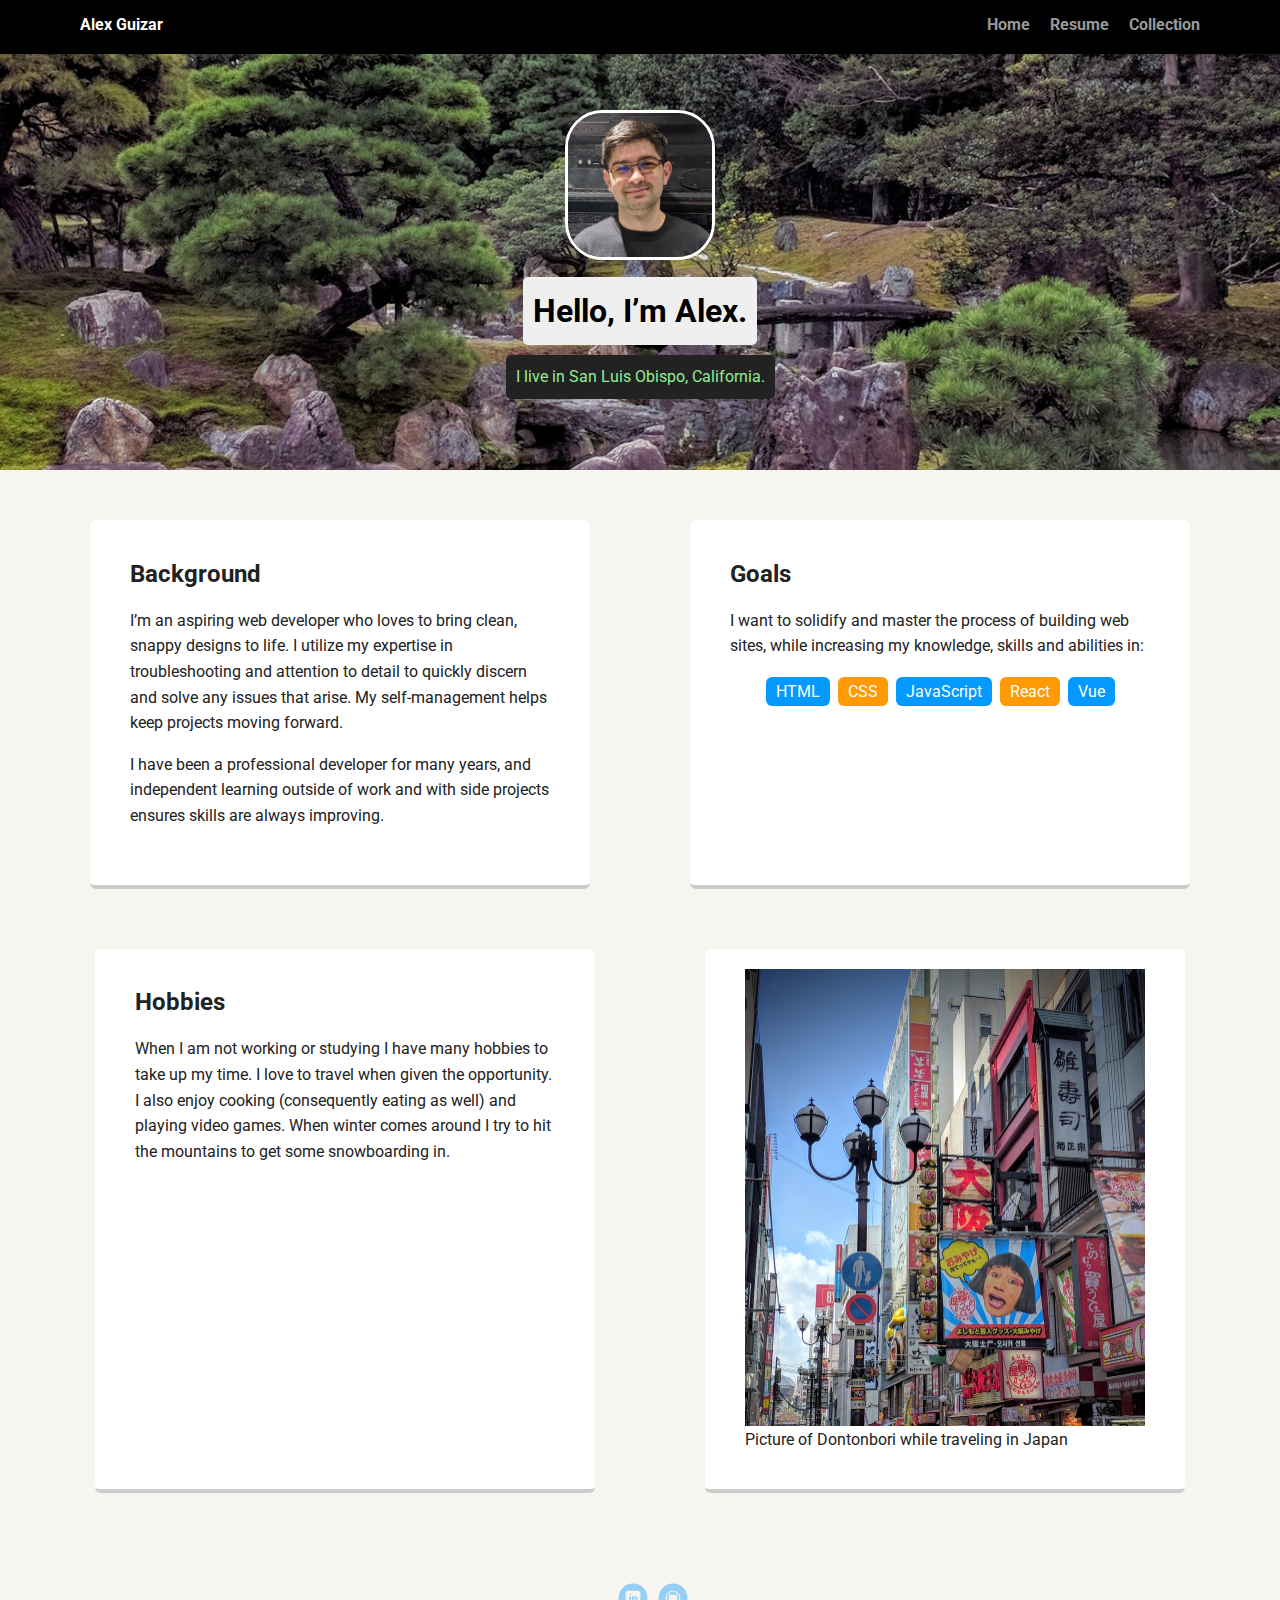
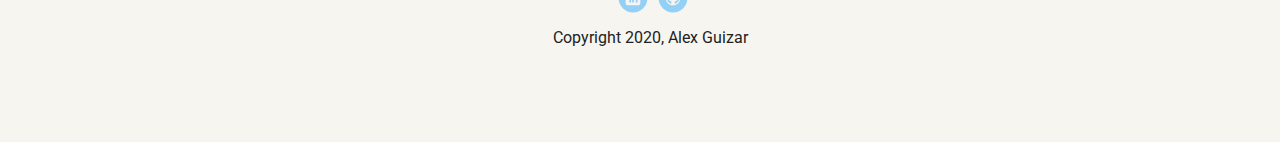
<file: index.html>
<!doctype html>
<html lang="en">
<head>
  <meta charset="utf-8">
  <title>Alex Guizar's Profile</title>
  <meta name="viewport" content="width=device-width, initial-scale=1.0">
  <link rel="stylesheet" href="styles.css">
  <link href="https://fonts.googleapis.com/css?family=Muli%7CRoboto:400,300,500,700,900" rel="stylesheet"></head>
  <body>

    <nav class="main-nav">
        <ul class="nav">
          <li class="name">Alex Guizar</li>
          <li><a href="index.html">Home</a></li>
          <li><a href="resume.html">Resume</a></li>
          <li><a href="collection.html">Collection</a></li>
        </ul>
    </nav>

    <header>
      <img src="images/new_profile_pic.jpg" alt="Picture of Alex Guizar" class="profile-image">
      <h1 class="tag name">Hello, I’m Alex.</h1>
      <p class="tag location">I live in San Luis Obispo, California.</p>
    </header>

    <main>
      <div class="flex">
        <section class="card">
          <h2>Background</h2>
          <p>I’m an aspiring web developer who loves to bring clean, snappy designs to life. I utilize my expertise in troubleshooting and attention to detail to quickly discern and solve any issues that arise. My self-management helps keep projects moving forward.</p>
          <p>I have been a professional developer for many years, and independent learning outside of work and with side projects ensures skills are always improving.</p>
        </section>

        <section class="card">
          <h2>Goals</h2>
          <p>I want to solidify and master the process of building web sites, while increasing my knowledge, skills and abilities in:</p>
          <ul class="skills">
            <li>HTML</li>
            <li>CSS</li>
            <li>JavaScript</li>
            <li>React</li>
            <li>Vue</li>
          </ul>
        </section>
      </div>

      <div class="flex">
        <section class="card">
          <h2>Hobbies</h2>
          <p>When I am not working or studying I have many hobbies to take up my time. I love to travel when given the opportunity. I also enjoy cooking (consequently eating as well) and playing video games. When winter comes around I try to hit the mountains to get some snowboarding in.</p>
        </section>

        <section class="card">
          <figure>
            <img src="images/dontonbori.jpg" alt="Picture of Dontonbori, Japan" class="travel-image">
            <figcaption>Picture of Dontonbori while traveling in Japan</figcaption>
          </figure>
        </section>
      </div>

    </main>
    <footer>
      <ul>
        <li><a href="https://www.linkedin.com/in/alexander-guizar-32649263/" class="social linkedin" target="_blank">LinkedIn</a></li>
        <li><a href="https://github.com/Alex-Guizar" class="social github" target="_blank">Github</a></li>
      </ul>
      <p class="copyright">Copyright 2020, Alex Guizar</p>
    </footer>
  </body>
  </html>
</file>
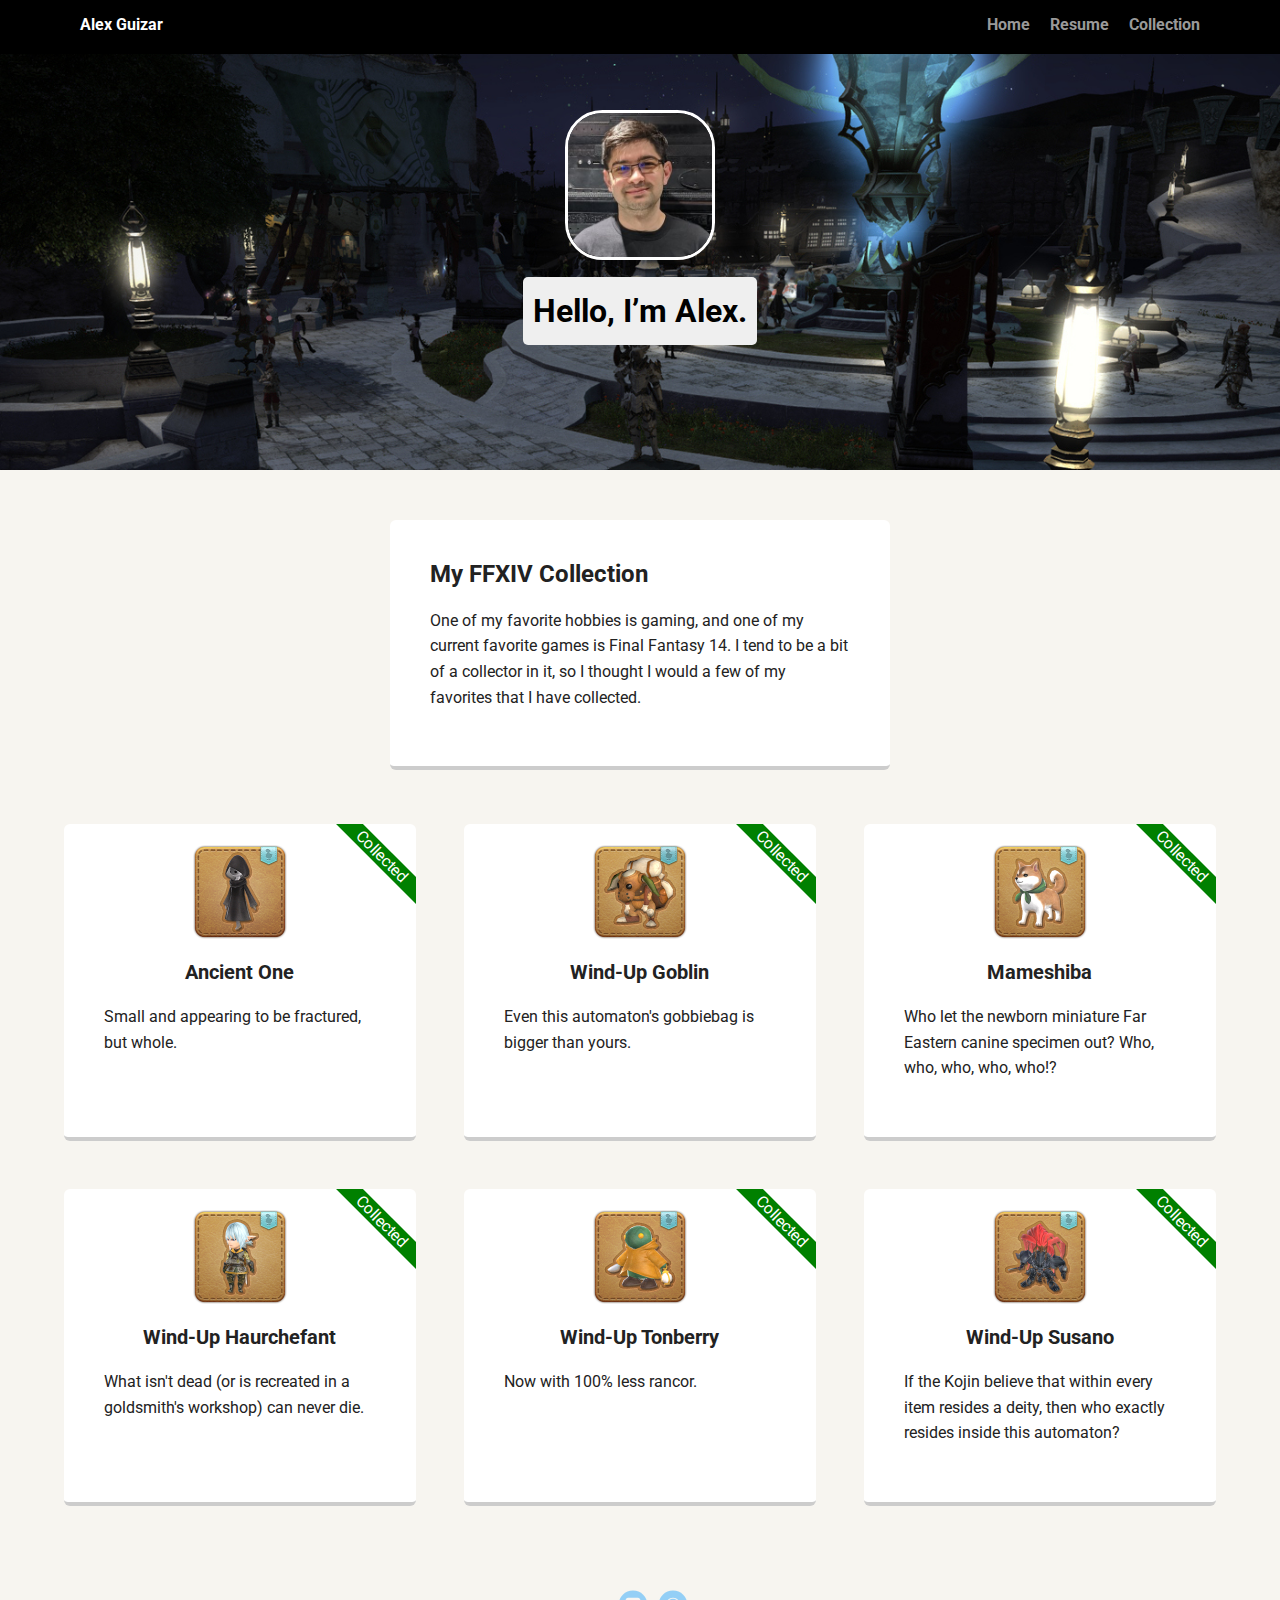
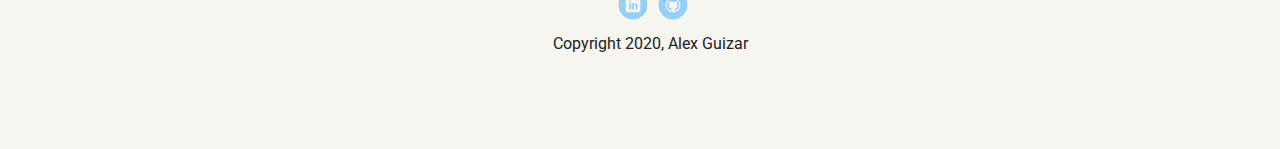
<file: collection.html>
<!doctype html>
<html lang="en">
<head>
  <meta charset="utf-8">
  <title>Alex Guizar's FFXIV Collection</title>
  <meta name="viewport" content="width=device-width, initial-scale=1.0">
  <link rel="stylesheet" href="styles.css">
  <link href="https://fonts.googleapis.com/css?family=Muli%7CRoboto:400,300,500,700,900" rel="stylesheet"></head>
  <body>

    <nav class="main-nav">
        <ul class="nav">
          <li class="name">Alex Guizar</li>
          <li><a href="index.html">Home</a></li>
          <li><a href="resume.html">Resume</a></li>
          <li><a href="collection.html">Collection</a></li>
        </ul>
    </nav>

    <header class="background-3">
      <img src="images/new_profile_pic.jpg" alt="Picture of Alex Guizar" class="profile-image">
      <h1 class="tag name">Hello, I’m Alex.</h1>
    </header>

    <!-- All images and descriptions saved from Final Fantasy 14 API: https://xivapi.com/ -->
    <!-- Someone based on a fan site I am building for fellow collectors -->
    <main>
      <div class="flex">
        <section class="card">
          <h2>My FFXIV Collection</h2>
          <p>One of my favorite hobbies is gaming, and one of my current favorite games is Final Fantasy 14. I tend to be a bit of a collector in it, so I thought I would a few of my favorites that I have collected.</p>
        </section>
      </div>
      <div class="flex">
        <section class="minion-cell">
          <div class="card minion-card">
            <img src="images/ancient-one.png" alt="Icon of the Ancient One minion" class="minion-card-img">
            <h3 class="minion-card-name">Ancient One</h3>
            <p class="minion-card-description">Small and appearing to be fractured, but whole.</p>
          </div>
        </section>

        <section class="minion-cell">
          <div class="card minion-card">
            <img src="images/wind-up-goblin.png" alt="Icon of the Wind-Up Goblin minion" class="minion-card-img">
            <h3 class="minion-card-name">Wind-Up Goblin</h3>
            <p class="minion-card-description">Even this automaton's gobbiebag is bigger than yours.</p>
          </div>
        </section>

        <section class="minion-cell">
          <div class="card minion-card">
            <img src="images/mameshiba.png" alt="Icon of the Mameshiba minion" class="minion-card-img">
            <h3 class="minion-card-name">Mameshiba</h3>
            <p class="minion-card-description">Who let the newborn miniature Far Eastern canine specimen out? Who, who, who, who, who!?</p>
          </div>
        </section>

        <section class="minion-cell">
          <div class="card minion-card">
            <img src="images/wind-up-haurchefant.png" alt="Icon of the Wind-Up Haurchefant minion" class="minion-card-img">
            <h3 class="minion-card-name">Wind-Up Haurchefant</h3>
            <p class="minion-card-description">What isn't dead (or is recreated in a goldsmith's workshop) can never die.</p>
          </div>
        </section>

        <section class="minion-cell">
          <div class="card minion-card">
            <img src="images/wind-up-tonberry.png" alt="Icon of the Wind-Up Tonberry minion" class="minion-card-img">
            <h3 class="minion-card-name">Wind-Up Tonberry</h3>
            <p class="minion-card-description">Now with 100% less rancor.</p>
          </div>
        </section>

        <section class="minion-cell">
          <div class="card minion-card">
            <img src="images/wind-up-susano.png" alt="Icon of the Wind-Up Susano minion" class="minion-card-img">
            <h3 class="minion-card-name">Wind-Up Susano</h3>
            <p class="minion-card-description">If the Kojin believe that within every item resides a deity, then who exactly resides inside this automaton?</p>
          </div>
        </section>
      </div>
    </main>
    <footer>
      <ul>
        <li><a href="https://www.linkedin.com/in/alexander-guizar-32649263/" class="social linkedin" target="_blank">LinkedIn</a></li>
        <li><a href="https://github.com/Alex-Guizar" class="social github" target="_blank">Github</a></li>
      </ul>
      <p class="copyright">Copyright 2020, Alex Guizar</p>
    </footer>
  </body>
  </html>
</file>
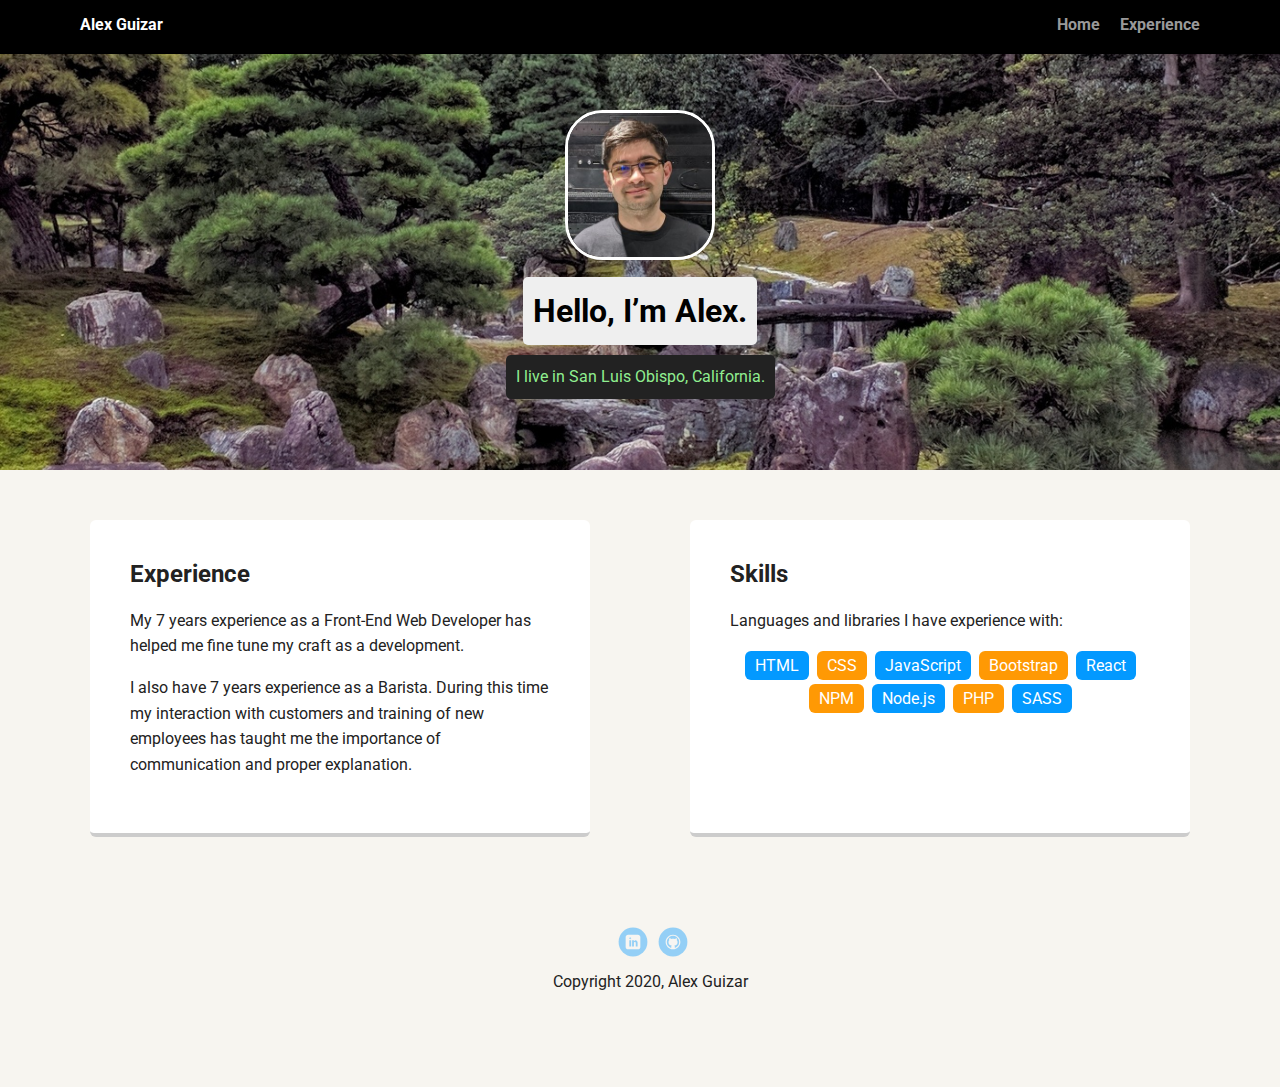
<file: experience.html>
<!doctype html>
<html lang="en">
<head>
  <meta charset="utf-8">
  <title>Alex Guizar's Experiences</title>
  <meta name="viewport" content="width=device-width, initial-scale=1.0">
  <link rel="stylesheet" href="styles.css">
  <link href="https://fonts.googleapis.com/css?family=Muli%7CRoboto:400,300,500,700,900" rel="stylesheet"></head>
  <body>

    <div class="main-nav">
        <ul class="nav">
          <li class="name">Alex Guizar</li>
          <li><a href="index.html">Home</a></li>
          <li><a href="experience.html">Experience</a></li>
        </ul>
    </div>

    <header>
      <img src="images/new_profile_pic.jpg" alt="Picture of Alex Guizar" class="profile-image">
      <h1 class="tag name">Hello, I’m Alex.</h1>
      <p class="tag location">I live in San Luis Obispo, California.</p>
    </header>

    <main class="flex">
      <div class="card">
        <h2>Experience</h2>
        <p>My 7 years experience as a Front-End Web Developer has helped me fine tune my craft as a development.</p>
        <p>I also have 7 years experience as a Barista. During this time my interaction with customers and training of new employees has taught me the importance of communication and proper explanation.</p>
      </div>

      <div class="card">
        <h2>Skills</h2>
        <p>Languages and libraries I have experience with:</p>
        <ul class="skills">
          <li>HTML</li>
          <li>CSS</li>
          <li>JavaScript</li>
          <li>Bootstrap</li>
          <li>React</li>
          <li>NPM</li>
          <li>Node.js</li>
          <li>PHP</li>
          <li>SASS</li>
        </ul>
      </div>

    </main>
    <footer>
      <ul>
        <li><a href="https://www.linkedin.com/in/alexander-guizar-32649263/" class="social linkedin">LinkedIn</a></li>
        <li><a href="https://github.com/Alex-Guizar" class="social github">Github</a></li>
      </ul>
      <p class="copyright">Copyright 2020, Alex Guizar</p>
    </footer>
  </body>
  </html>
</file>
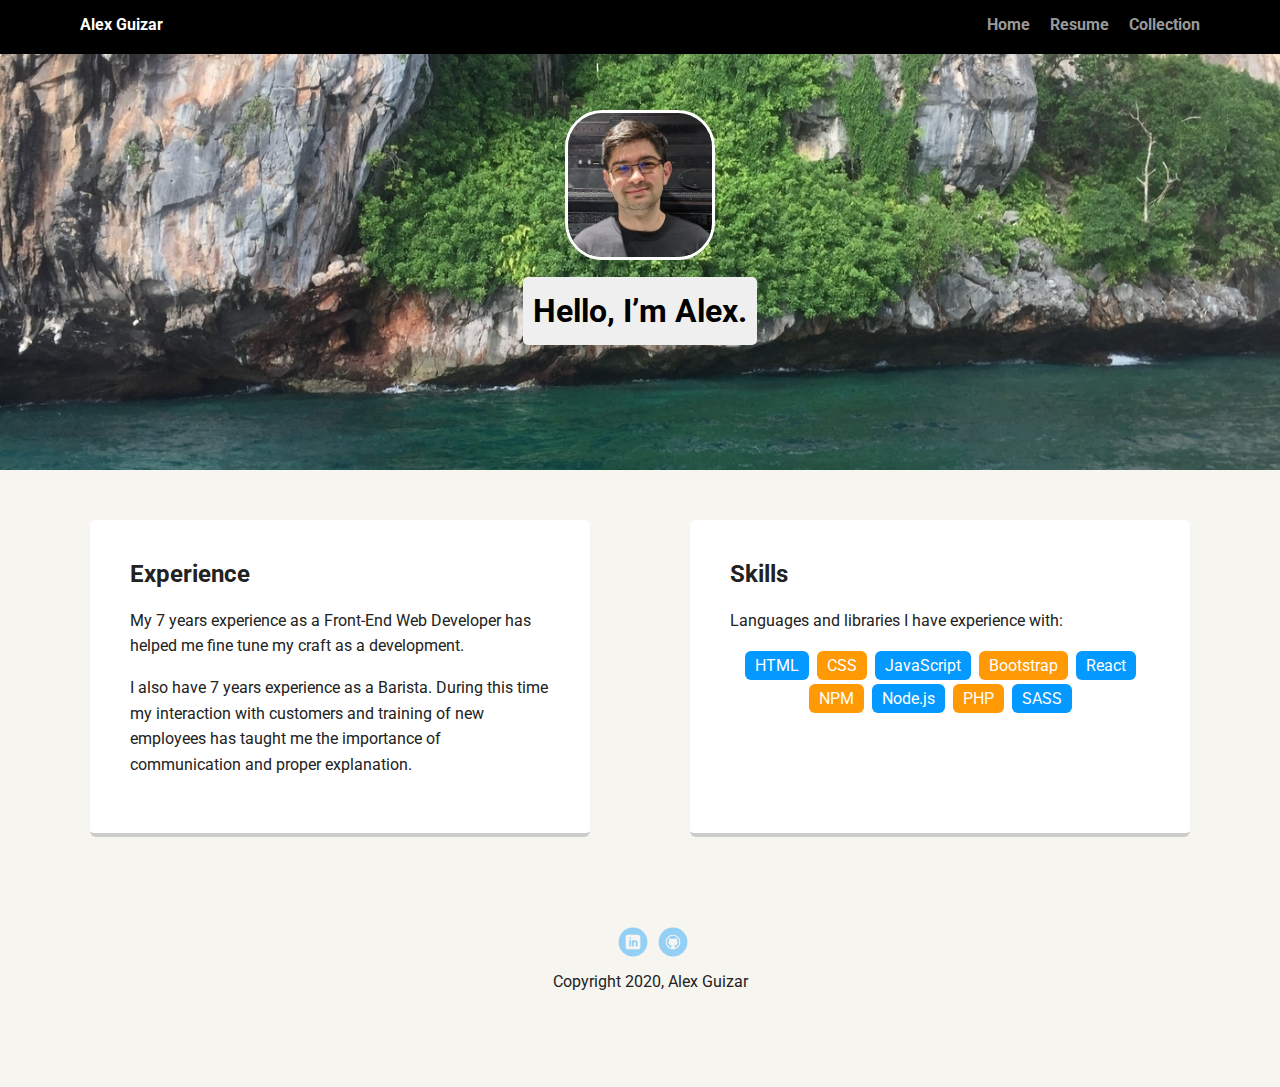
<file: resume.html>
<!doctype html>
<html lang="en">
<head>
  <meta charset="utf-8">
  <title>Alex Guizar's Experiences</title>
  <meta name="viewport" content="width=device-width, initial-scale=1.0">
  <link rel="stylesheet" href="styles.css">
  <link href="https://fonts.googleapis.com/css?family=Muli%7CRoboto:400,300,500,700,900" rel="stylesheet"></head>
  <body>

    <nav class="main-nav">
        <ul class="nav">
          <li class="name">Alex Guizar</li>
          <li><a href="index.html">Home</a></li>
          <li><a href="resume.html">Resume</a></li>
          <li><a href="collection.html">Collection</a></li>
        </ul>
    </nav>

    <header class="background-2">
      <img src="images/new_profile_pic.jpg" alt="Picture of Alex Guizar" class="profile-image">
      <h1 class="tag name">Hello, I’m Alex.</h1>
    </header>

    <main class="flex">
      <section class="card">
        <h2>Experience</h2>
        <p>My 7 years experience as a Front-End Web Developer has helped me fine tune my craft as a development.</p>
        <p>I also have 7 years experience as a Barista. During this time my interaction with customers and training of new employees has taught me the importance of communication and proper explanation.</p>
      </section>

      <section class="card">
        <h2>Skills</h2>
        <p>Languages and libraries I have experience with:</p>
        <ul class="skills">
          <li>HTML</li>
          <li>CSS</li>
          <li>JavaScript</li>
          <li>Bootstrap</li>
          <li>React</li>
          <li>NPM</li>
          <li>Node.js</li>
          <li>PHP</li>
          <li>SASS</li>
        </ul>
      </section>

    </main>
    <footer>
      <ul>
        <li><a href="https://www.linkedin.com/in/alexander-guizar-32649263/" class="social linkedin" target="_blank">LinkedIn</a></li>
        <li><a href="https://github.com/Alex-Guizar" class="social github" target="_blank">Github</a></li>
      </ul>
      <p class="copyright">Copyright 2020, Alex Guizar</p>
    </footer>
  </body>
  </html>
</file>
<file: styles.css>
/* Global Layout Set-up */
* {
  box-sizing: border-box;
}

body {
  margin: 0;
  padding: 0;
  text-align: center;
  font-family: 'Roboto', sans-serif;
  color: #222;
  background: #f7f5f0;
}
/* Link Styles */

a {
  text-decoration: none;
  color: #999;
}
a:hover {
  color: #6633ff;
}

/* Figure Reset */
figure {
  margin: 0;
}

/* Section Styles */

.main-nav {
  width: 100%;
  background: black;
  min-height: 30px;
  padding: 10px;
  position: fixed;
  text-align: center;
  z-index: 3;
}
.nav {
  display: flex;
  justify-content: space-around;
  font-weight: 700;
  list-style-type: none;
  margin: 0 auto;
  padding: 0;
}

.nav .name {
    display: block;
    margin-right: auto;
    color: white;
}
.nav li {
  padding: 5px 10px 10px 10px;
}
.nav a {
  transition: all .5s;
}
.nav a:hover {
  color: white
}

header {
  text-align: center;
  background: url('images/new_background.jpg') no-repeat center center ;
  background-size: cover;
  overflow: hidden;
  padding-top: 60px;
}
.background-2 {
  background-image: url('images/new_background_2.jpg');
}
.background-3 {
  background: url('images/new_background_3.jpg') no-repeat top center ;
  background-size: cover;
}
header {
  line-height: 1.5;
}
header .profile-image {
  margin-top: 50px;
  width: 150px;
  height: 150px;
  border-radius: 25%;
  border: 3px solid white;
  transition: all .5s;
}
header .profile-image:hover {
  transform: scale(1.2) rotate(5deg);
  border-color: #0399ff;
}
.tag {
  background-color: #efefef;
  color: black;
  padding: 10px;
  border-radius: 5px;
  display: table;
  margin: 10px auto;
}
.location {
  background-color: #222;
  color: lightgreen;
}
.card {
  margin: 30px auto;
  padding: 20px 40px 40px;
  max-width: 500px;
  text-align: left;
  background: #fff;
  border-bottom: 4px solid #ccc;
  border-radius: 6px;
  transition: all .5s;
}
.card:hover {
  border-color: #0399ff;
}

.minion-card {
  position: relative;
  overflow: hidden;
}

.minion-card:after {
  content: 'Collected';
  display: block;
  width: 150px;
  color: #ffffff;
  text-align: center;
  background-color: green;
  position: absolute;
  top: 23px;
  right: -41px;
  transform: rotateZ(45deg);
}

.minion-card-img {
  display: block;
  margin: 0 auto;
  max-width: 96px;
}

.minion-card-name {
  text-align: center;
  font-size: 1.25rem;
}

.minion-card-description {

}

ul.skills {
  padding: 0;
  text-align: center;
}

.skills li {
  border-radius: 6px;
  display: inline-block;
  background: #ff9904;
  color: white;
  padding: 5px 10px;
  margin: 2px;
}

.skills li:nth-child(odd) {
  background: #0399ff;
}

.travel-image {
  width: 100%;
  max-width: 400px;
}

footer {
  width: 100%;
  min-height: 30px;
  padding: 20px 0 40px 20px;
}

footer .copyright {
  top: -8px;
  font-size: .75em;
}

footer ul {
  list-style-type: none;
  margin: 0;
  padding: 0;
}

footer ul li {
  display: inline-block;
}

a.social {
  display: inline-block;
  text-indent: -9999px;
  margin-left: 5px;
  width: 30px;
  height: 30px;
  background-size: 30px 30px;
  opacity: .4;
  transition: all .5s;
}
a.twitter {
  background-image: url(images/twitter.svg);
}
a.linkedin {
  background-image: url(images/linkedin.svg);
}
a.github {
  background-image: url(images/github.svg);
}
a.social:hover {
  opacity: 1;
}
.clearfix {
  clear: both;
}

/* Styles for larger screens */
@media screen and (min-width: 720px) {

  .flex {
      display: -ms-flexbox;      /* TWEENER - IE 10 */
      display: flex;
      max-width: 1200px;
      -ms-flex-pack: distribute;
      justify-content: space-around;
      margin: 0 auto;
      flex-wrap: wrap;
  }

  header {
    min-height: 470px;
  }

  .nav {
    max-width: 1200px;
    padding: 0 30px;
  }

  .card {
    margin: 30px;
  }

  .minion-cell {
    padding: 24px;
    flex: 0 0 50%;
  }

  .minion-card {
    height: 100%;
    margin: 0;
  }

  .minion-card:hover {
    transform: scale(1.1);
  }


  main {
    padding-top: 20px;
  }

  main p {
    line-height: 1.6em;
  }

  footer {
    font-size: 1.3em;
    max-width: 1200px;
    margin: 40px auto;
  }

}

@media screen and (min-width: 1024px) {
  .minion-cell {
    flex: 0 0 33.3333%;
  }
}
</file>
